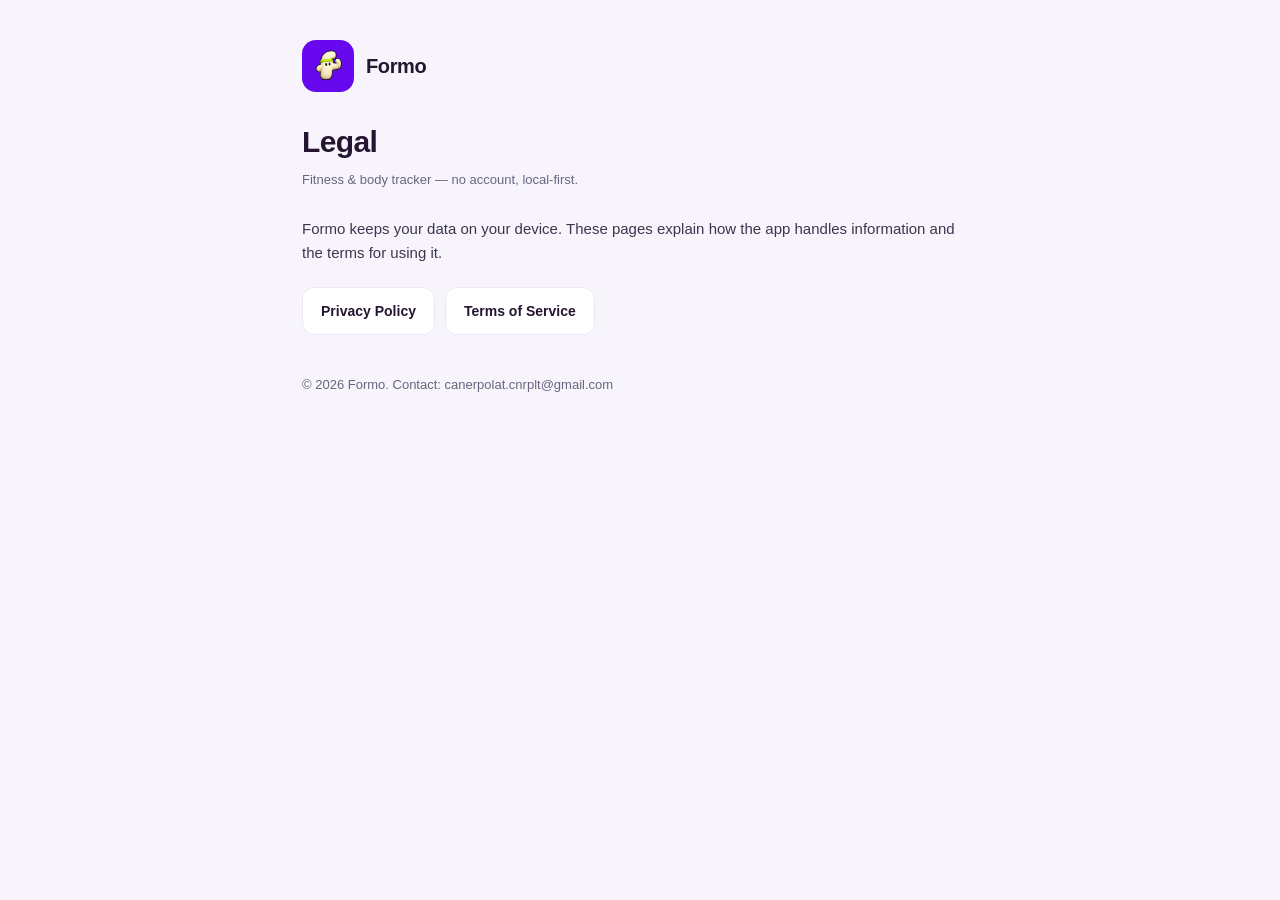
<file: index.html>
<!doctype html>
<html lang="en">
<head>
  <meta charset="utf-8" />
  <meta name="viewport" content="width=device-width, initial-scale=1" />
  <title>Formo — Legal</title>
  <meta name="description" content="Privacy Policy and Terms of Service for the Formo fitness and body tracking app." />
  <link rel="icon" type="image/png" href="formo-mascot.png" />
  <link rel="stylesheet" href="style.css?v=2" />
</head>
<body>
  <div class="wrap">
    <header>
      <div class="logo"><img src="formo-mascot.png" alt="Formo" width="40" height="40" /></div>
      <div class="brand">Formo</div>
    </header>
    <h1>Legal</h1>
    <p class="updated">Fitness &amp; body tracker — no account, local-first.</p>
    <p>Formo keeps your data on your device. These pages explain how the app handles
       information and the terms for using it.</p>
    <div class="nav">
      <a href="privacy.html">Privacy Policy</a>
      <a href="terms.html">Terms of Service</a>
    </div>
    <footer>© <span id="y"></span> Formo. Contact: canerpolat.cnrplt@gmail.com</footer>
  </div>
  <script>document.getElementById('y').textContent = new Date().getFullYear();</script>
</body>
</html>
</file>
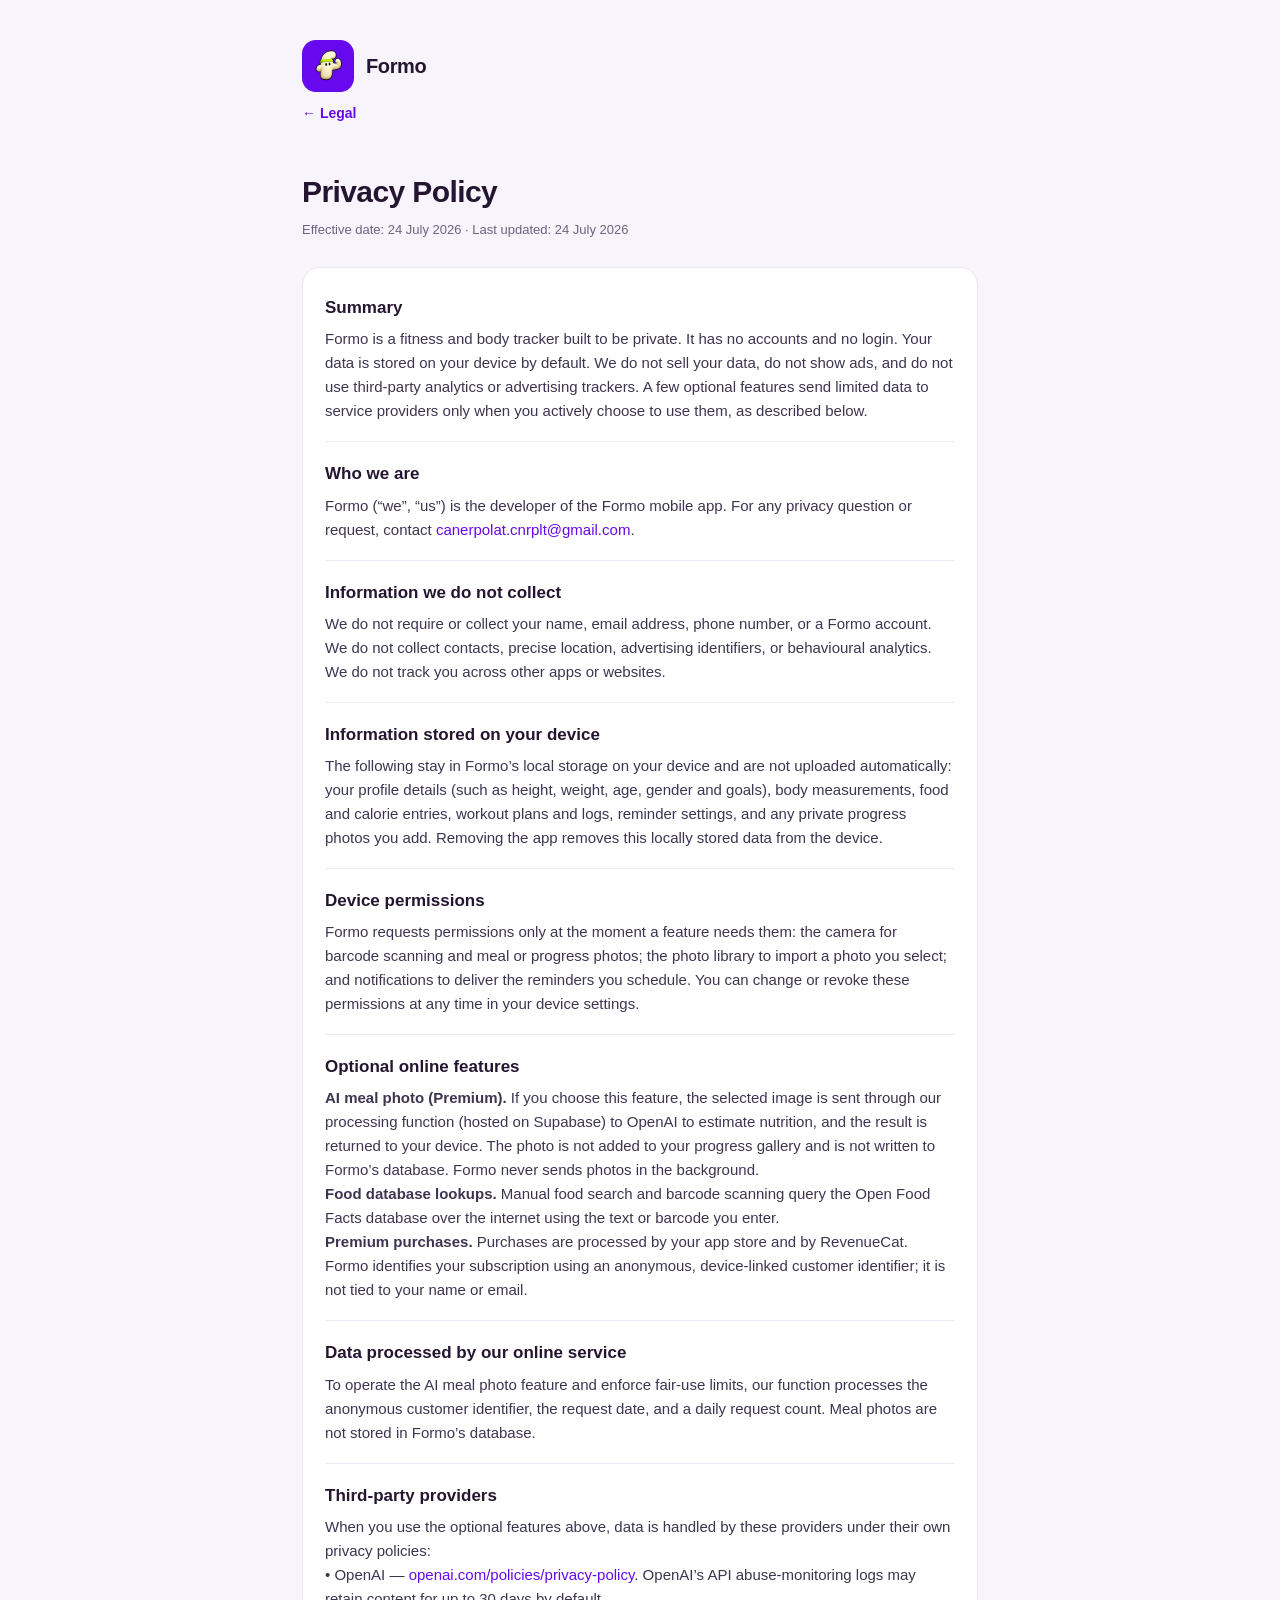
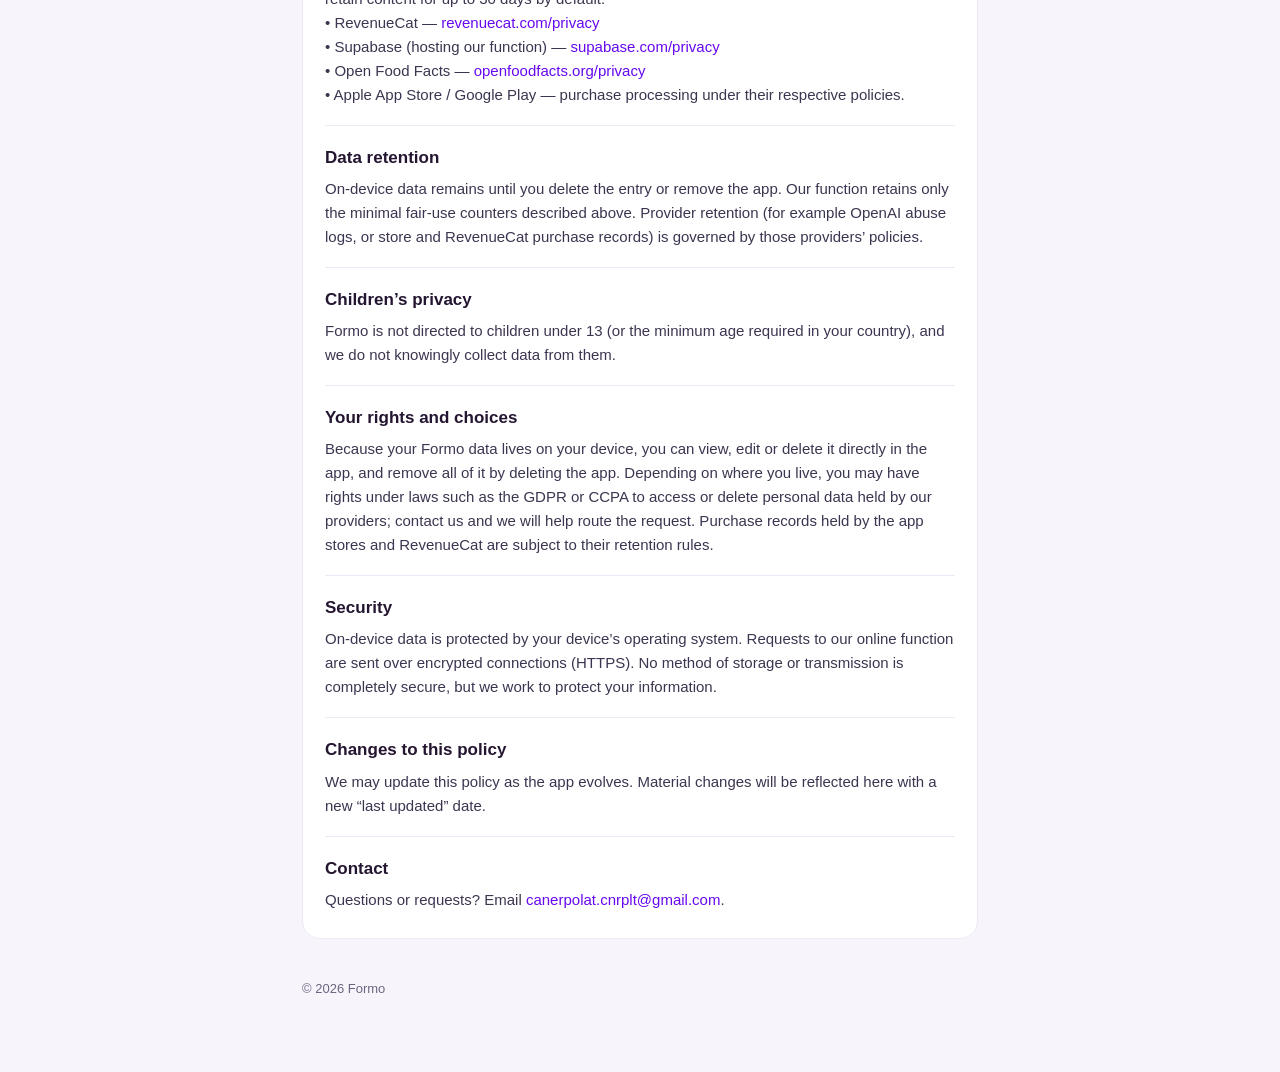
<file: privacy.html>
<!doctype html>
<html lang="en">
<head>
  <meta charset="utf-8" />
  <meta name="viewport" content="width=device-width, initial-scale=1" />
  <title>Privacy Policy — Formo</title>
  <meta name="description" content="How Formo, a local-first fitness tracker, handles your data." />
  <link rel="icon" type="image/png" href="formo-mascot.png" />
  <link rel="stylesheet" href="style.css?v=2" />
</head>
<body>
  <div class="wrap">
    <header>
      <div class="logo"><img src="formo-mascot.png" alt="Formo" width="40" height="40" /></div>
      <div class="brand">Formo</div>
    </header>
    <a class="back" href="index.html">← Legal</a>
    <h1>Privacy Policy</h1>
    <p class="updated">Effective date: 24 July 2026 · Last updated: 24 July 2026</p>

    <div class="card">
      <section>
        <h2>Summary</h2>
        <p>Formo is a fitness and body tracker built to be private. It has no accounts and no
           login. Your data is stored on your device by default. We do not sell your data, do not
           show ads, and do not use third-party analytics or advertising trackers. A few optional
           features send limited data to service providers only when you actively choose to use
           them, as described below.</p>
      </section>
      <section>
        <h2>Who we are</h2>
        <p>Formo (“we”, “us”) is the developer of the Formo mobile app. For any privacy question or
           request, contact <a href="mailto:canerpolat.cnrplt@gmail.com">canerpolat.cnrplt@gmail.com</a>.</p>
      </section>
      <section>
        <h2>Information we do not collect</h2>
        <p>We do not require or collect your name, email address, phone number, or a Formo account.
           We do not collect contacts, precise location, advertising identifiers, or behavioural
           analytics. We do not track you across other apps or websites.</p>
      </section>
      <section>
        <h2>Information stored on your device</h2>
        <p>The following stay in Formo’s local storage on your device and are not uploaded
           automatically: your profile details (such as height, weight, age, gender and goals),
           body measurements, food and calorie entries, workout plans and logs, reminder settings,
           and any private progress photos you add. Removing the app removes this locally stored
           data from the device.</p>
      </section>
      <section>
        <h2>Device permissions</h2>
        <p>Formo requests permissions only at the moment a feature needs them: the camera for
           barcode scanning and meal or progress photos; the photo library to import a photo you
           select; and notifications to deliver the reminders you schedule. You can change or revoke
           these permissions at any time in your device settings.</p>
      </section>
      <section>
        <h2>Optional online features</h2>
        <p><strong>AI meal photo (Premium).</strong> If you choose this feature, the selected image
           is sent through our processing function (hosted on Supabase) to OpenAI to estimate
           nutrition, and the result is returned to your device. The photo is not added to your
           progress gallery and is not written to Formo’s database. Formo never sends photos in the
           background.</p>
        <p><strong>Food database lookups.</strong> Manual food search and barcode scanning query the
           Open Food Facts database over the internet using the text or barcode you enter.</p>
        <p><strong>Premium purchases.</strong> Purchases are processed by your app store and by
           RevenueCat. Formo identifies your subscription using an anonymous, device-linked customer
           identifier; it is not tied to your name or email.</p>
      </section>
      <section>
        <h2>Data processed by our online service</h2>
        <p>To operate the AI meal photo feature and enforce fair-use limits, our function processes
           the anonymous customer identifier, the request date, and a daily request count. Meal
           photos are not stored in Formo’s database.</p>
      </section>
      <section>
        <h2>Third-party providers</h2>
        <p>When you use the optional features above, data is handled by these providers under their
           own privacy policies:</p>
        <p>• OpenAI — <a href="https://openai.com/policies/privacy-policy" target="_blank" rel="noopener">openai.com/policies/privacy-policy</a>. OpenAI’s API abuse-monitoring logs may retain content for up to 30 days by default.<br />
           • RevenueCat — <a href="https://www.revenuecat.com/privacy" target="_blank" rel="noopener">revenuecat.com/privacy</a><br />
           • Supabase (hosting our function) — <a href="https://supabase.com/privacy" target="_blank" rel="noopener">supabase.com/privacy</a><br />
           • Open Food Facts — <a href="https://world.openfoodfacts.org/privacy" target="_blank" rel="noopener">openfoodfacts.org/privacy</a><br />
           • Apple App Store / Google Play — purchase processing under their respective policies.</p>
      </section>
      <section>
        <h2>Data retention</h2>
        <p>On-device data remains until you delete the entry or remove the app. Our function retains
           only the minimal fair-use counters described above. Provider retention (for example
           OpenAI abuse logs, or store and RevenueCat purchase records) is governed by those
           providers’ policies.</p>
      </section>
      <section>
        <h2>Children’s privacy</h2>
        <p>Formo is not directed to children under 13 (or the minimum age required in your country),
           and we do not knowingly collect data from them.</p>
      </section>
      <section>
        <h2>Your rights and choices</h2>
        <p>Because your Formo data lives on your device, you can view, edit or delete it directly in
           the app, and remove all of it by deleting the app. Depending on where you live, you may
           have rights under laws such as the GDPR or CCPA to access or delete personal data held by
           our providers; contact us and we will help route the request. Purchase records held by
           the app stores and RevenueCat are subject to their retention rules.</p>
      </section>
      <section>
        <h2>Security</h2>
        <p>On-device data is protected by your device’s operating system. Requests to our online
           function are sent over encrypted connections (HTTPS). No method of storage or transmission
           is completely secure, but we work to protect your information.</p>
      </section>
      <section>
        <h2>Changes to this policy</h2>
        <p>We may update this policy as the app evolves. Material changes will be reflected here with
           a new “last updated” date.</p>
      </section>
      <section>
        <h2>Contact</h2>
        <p>Questions or requests? Email
           <a href="mailto:canerpolat.cnrplt@gmail.com">canerpolat.cnrplt@gmail.com</a>.</p>
      </section>
    </div>
    <footer>© <span id="y"></span> Formo</footer>
  </div>
  <script>document.getElementById('y').textContent = new Date().getFullYear();</script>
</body>
</html>
</file>
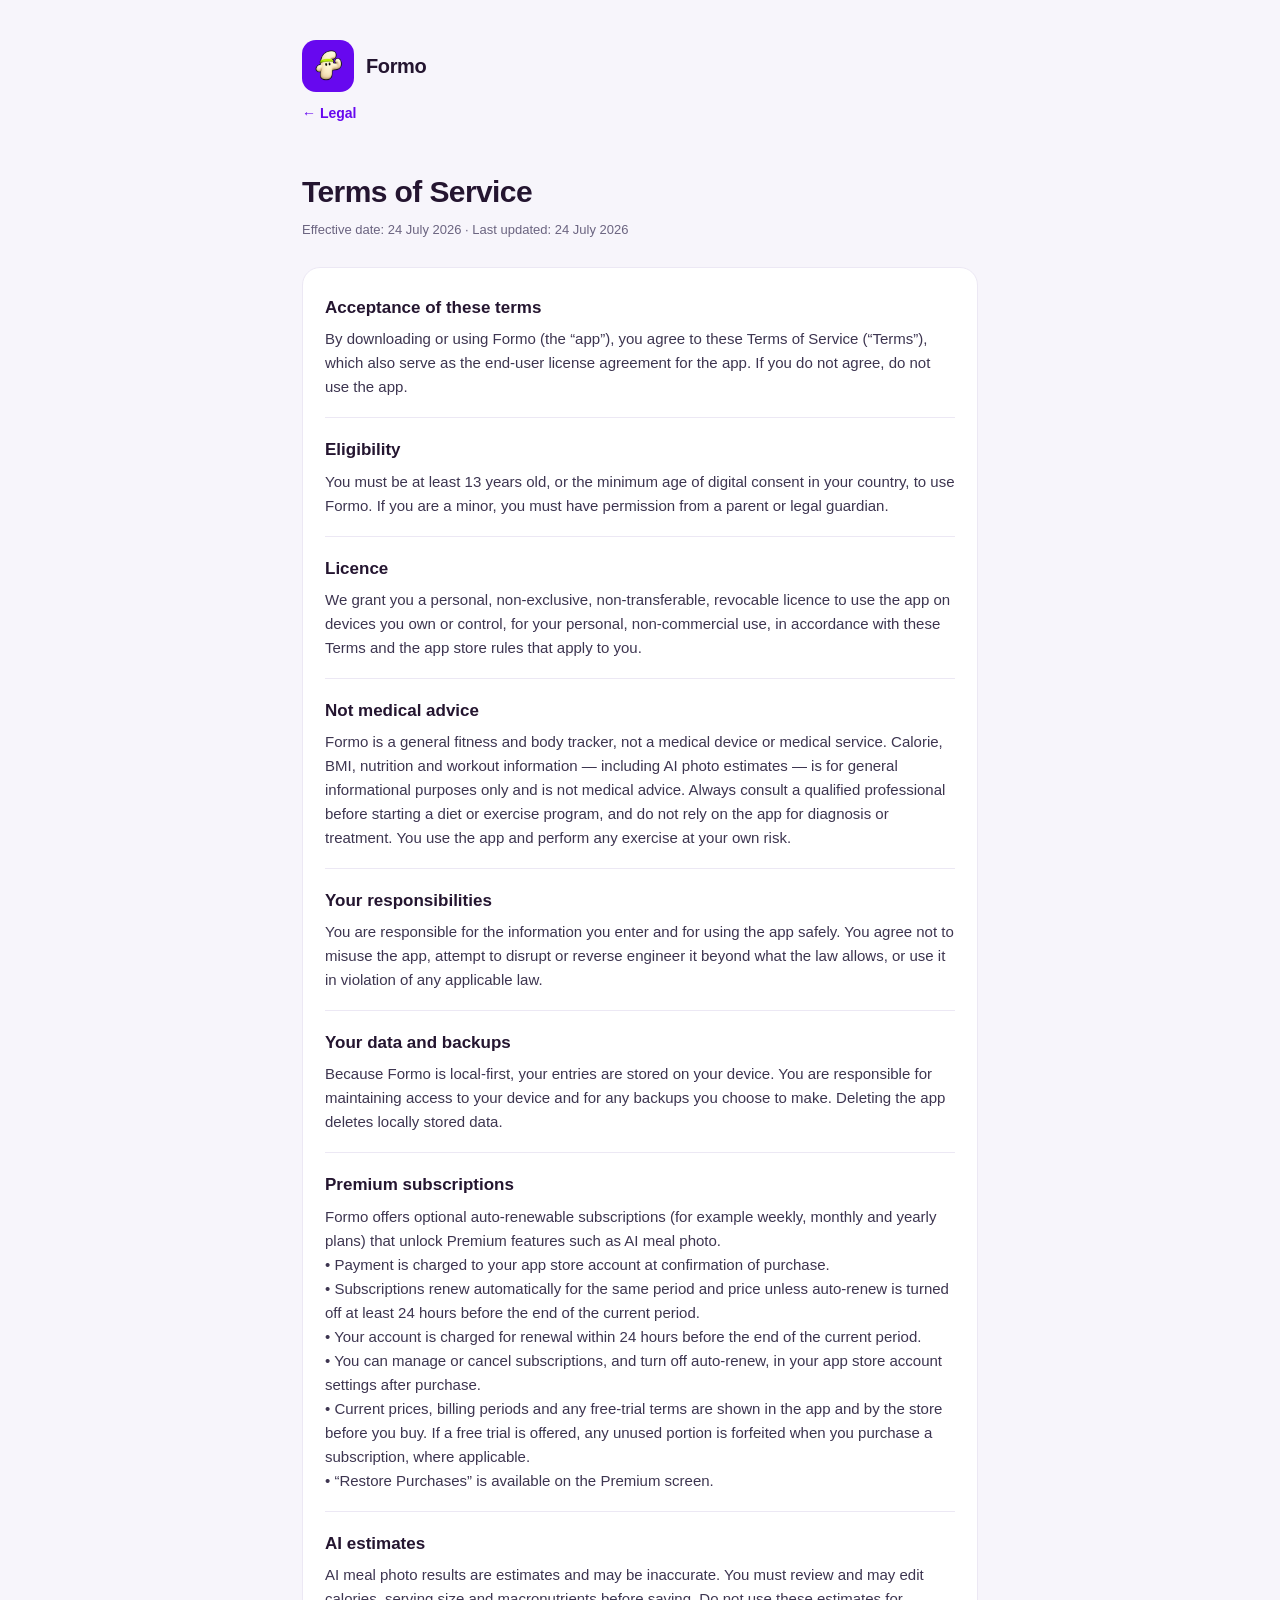
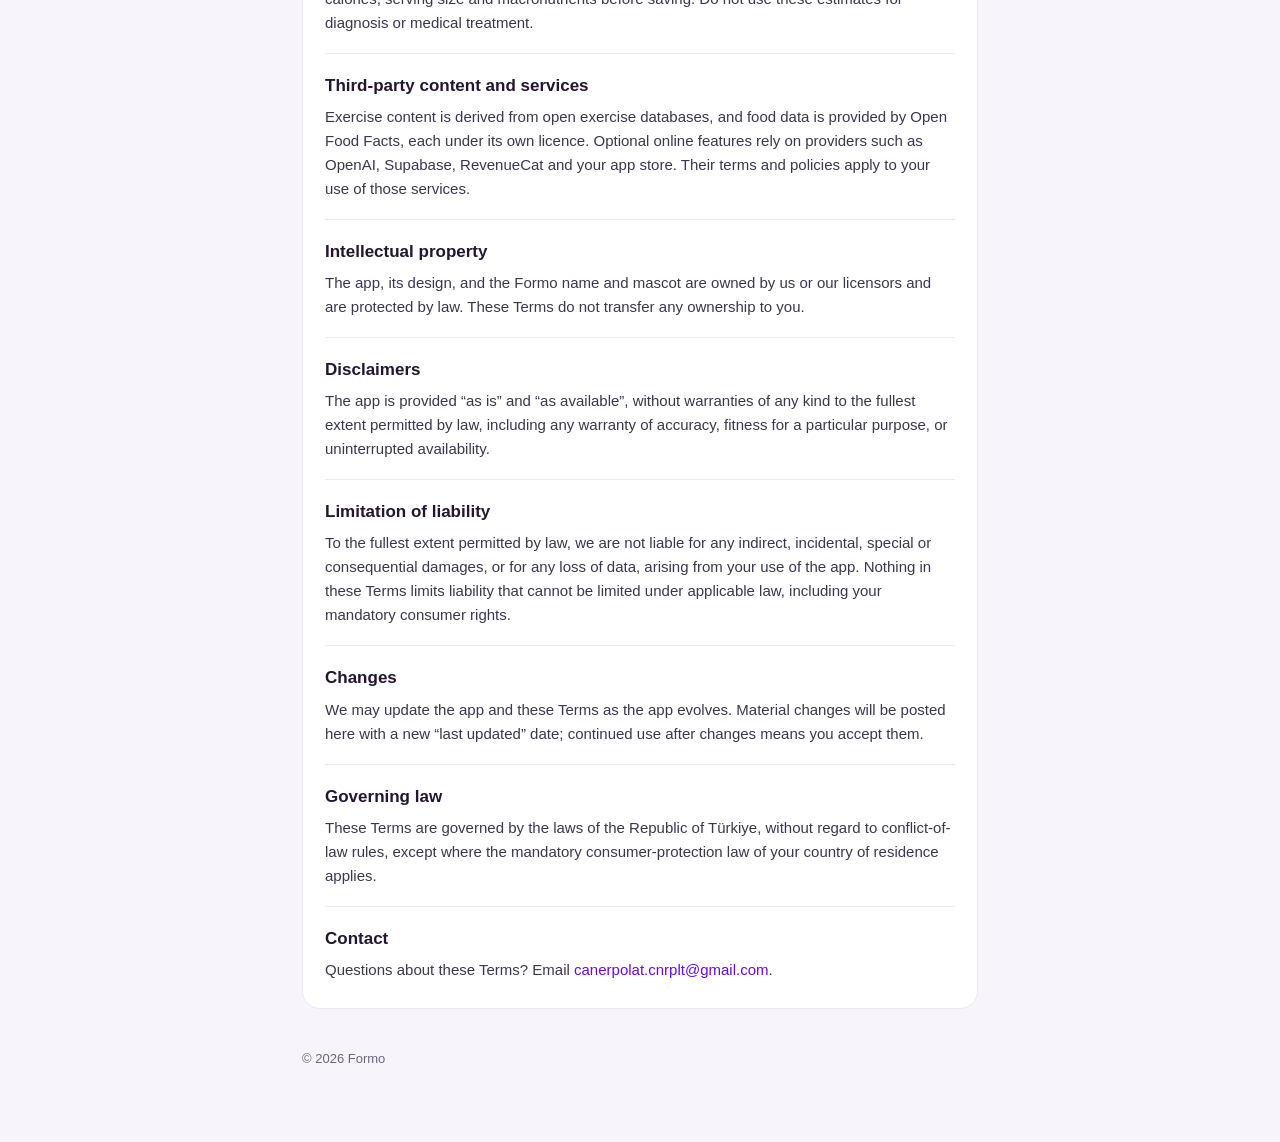
<file: terms.html>
<!doctype html>
<html lang="en">
<head>
  <meta charset="utf-8" />
  <meta name="viewport" content="width=device-width, initial-scale=1" />
  <title>Terms of Service — Formo</title>
  <meta name="description" content="Terms of Service and EULA for the Formo fitness and body tracking app." />
  <link rel="icon" type="image/png" href="formo-mascot.png" />
  <link rel="stylesheet" href="style.css?v=2" />
</head>
<body>
  <div class="wrap">
    <header>
      <div class="logo"><img src="formo-mascot.png" alt="Formo" width="40" height="40" /></div>
      <div class="brand">Formo</div>
    </header>
    <a class="back" href="index.html">← Legal</a>
    <h1>Terms of Service</h1>
    <p class="updated">Effective date: 24 July 2026 · Last updated: 24 July 2026</p>

    <div class="card">
      <section>
        <h2>Acceptance of these terms</h2>
        <p>By downloading or using Formo (the “app”), you agree to these Terms of Service (“Terms”),
           which also serve as the end-user license agreement for the app. If you do not agree, do
           not use the app.</p>
      </section>
      <section>
        <h2>Eligibility</h2>
        <p>You must be at least 13 years old, or the minimum age of digital consent in your country,
           to use Formo. If you are a minor, you must have permission from a parent or legal
           guardian.</p>
      </section>
      <section>
        <h2>Licence</h2>
        <p>We grant you a personal, non-exclusive, non-transferable, revocable licence to use the app
           on devices you own or control, for your personal, non-commercial use, in accordance with
           these Terms and the app store rules that apply to you.</p>
      </section>
      <section>
        <h2>Not medical advice</h2>
        <p>Formo is a general fitness and body tracker, not a medical device or medical service.
           Calorie, BMI, nutrition and workout information — including AI photo estimates — is for
           general informational purposes only and is not medical advice. Always consult a qualified
           professional before starting a diet or exercise program, and do not rely on the app for
           diagnosis or treatment. You use the app and perform any exercise at your own risk.</p>
      </section>
      <section>
        <h2>Your responsibilities</h2>
        <p>You are responsible for the information you enter and for using the app safely. You agree
           not to misuse the app, attempt to disrupt or reverse engineer it beyond what the law
           allows, or use it in violation of any applicable law.</p>
      </section>
      <section>
        <h2>Your data and backups</h2>
        <p>Because Formo is local-first, your entries are stored on your device. You are responsible
           for maintaining access to your device and for any backups you choose to make. Deleting
           the app deletes locally stored data.</p>
      </section>
      <section>
        <h2>Premium subscriptions</h2>
        <p>Formo offers optional auto-renewable subscriptions (for example weekly, monthly and
           yearly plans) that unlock Premium features such as AI meal photo.</p>
        <p>• Payment is charged to your app store account at confirmation of purchase.<br />
           • Subscriptions renew automatically for the same period and price unless auto-renew is
             turned off at least 24 hours before the end of the current period.<br />
           • Your account is charged for renewal within 24 hours before the end of the current
             period.<br />
           • You can manage or cancel subscriptions, and turn off auto-renew, in your app store
             account settings after purchase.<br />
           • Current prices, billing periods and any free-trial terms are shown in the app and by the
             store before you buy. If a free trial is offered, any unused portion is forfeited when
             you purchase a subscription, where applicable.<br />
           • “Restore Purchases” is available on the Premium screen.</p>
      </section>
      <section>
        <h2>AI estimates</h2>
        <p>AI meal photo results are estimates and may be inaccurate. You must review and may edit
           calories, serving size and macronutrients before saving. Do not use these estimates for
           diagnosis or medical treatment.</p>
      </section>
      <section>
        <h2>Third-party content and services</h2>
        <p>Exercise content is derived from open exercise databases, and food data is provided by
           Open Food Facts, each under its own licence. Optional online features rely on providers
           such as OpenAI, Supabase, RevenueCat and your app store. Their terms and policies apply to
           your use of those services.</p>
      </section>
      <section>
        <h2>Intellectual property</h2>
        <p>The app, its design, and the Formo name and mascot are owned by us or our licensors and
           are protected by law. These Terms do not transfer any ownership to you.</p>
      </section>
      <section>
        <h2>Disclaimers</h2>
        <p>The app is provided “as is” and “as available”, without warranties of any kind to the
           fullest extent permitted by law, including any warranty of accuracy, fitness for a
           particular purpose, or uninterrupted availability.</p>
      </section>
      <section>
        <h2>Limitation of liability</h2>
        <p>To the fullest extent permitted by law, we are not liable for any indirect, incidental,
           special or consequential damages, or for any loss of data, arising from your use of the
           app. Nothing in these Terms limits liability that cannot be limited under applicable law,
           including your mandatory consumer rights.</p>
      </section>
      <section>
        <h2>Changes</h2>
        <p>We may update the app and these Terms as the app evolves. Material changes will be posted
           here with a new “last updated” date; continued use after changes means you accept them.</p>
      </section>
      <section>
        <h2>Governing law</h2>
        <p>These Terms are governed by the laws of the Republic of Türkiye, without regard to
           conflict-of-law rules, except where the mandatory consumer-protection law of your country
           of residence applies.</p>
      </section>
      <section>
        <h2>Contact</h2>
        <p>Questions about these Terms? Email
           <a href="mailto:canerpolat.cnrplt@gmail.com">canerpolat.cnrplt@gmail.com</a>.</p>
      </section>
    </div>
    <footer>© <span id="y"></span> Formo</footer>
  </div>
  <script>document.getElementById('y').textContent = new Date().getFullYear();</script>
</body>
</html>
</file>
<file: style.css>
:root {
  --bg: #f7f5fb;
  --card: #ffffff;
  --ink: #241530;
  --ink-muted: #6b6480;
  --accent: #6708ef;
  --border: #ece8f4;
}
* { box-sizing: border-box; }
html { -webkit-text-size-adjust: 100%; }
body {
  margin: 0;
  font-family: -apple-system, BlinkMacSystemFont, "Segoe UI", Roboto, Helvetica, Arial, sans-serif;
  background: var(--bg);
  color: var(--ink);
  line-height: 1.6;
  -webkit-font-smoothing: antialiased;
}
.wrap { max-width: 720px; margin: 0 auto; padding: 40px 22px 72px; }
header { display: flex; align-items: center; gap: 12px; margin-bottom: 8px; }
.logo {
  width: 52px; height: 52px; border-radius: 14px;
  background: var(--accent);
  display: flex; align-items: center; justify-content: center;
}
.logo img { width: 40px; height: 40px; object-fit: contain; display: block; }
.list-note { color: var(--ink-muted); font-size: 13px; margin: 26px 0 0; }
.brand { font-weight: 800; font-size: 20px; letter-spacing: -0.4px; }
h1 { font-size: 30px; letter-spacing: -0.6px; margin: 26px 0 4px; }
.updated { color: var(--ink-muted); font-size: 13px; margin: 0 0 26px; }
.card {
  background: var(--card); border: 1px solid var(--border);
  border-radius: 18px; padding: 8px 22px; margin-bottom: 18px;
}
section { padding: 18px 0; border-top: 1px solid var(--border); }
section:first-child { border-top: none; }
h2 { font-size: 17px; margin: 0 0 6px; }
p { margin: 0; color: #3d3550; font-size: 15px; }
a { color: var(--accent); text-decoration: none; }
a:hover { text-decoration: underline; }
.nav { display: flex; gap: 10px; margin: 22px 0 0; flex-wrap: wrap; }
.nav a {
  display: inline-block; padding: 12px 18px; border-radius: 12px;
  background: var(--card); border: 1px solid var(--border);
  font-weight: 700; font-size: 14px; color: var(--ink);
}
.nav a:hover { border-color: var(--accent); text-decoration: none; }
.back { display: inline-block; margin-bottom: 18px; font-weight: 600; font-size: 14px; }
footer { margin-top: 40px; color: var(--ink-muted); font-size: 13px; }
@media (prefers-color-scheme: dark) {
  :root { --bg: #140d1c; --card: #1e1528; --ink: #f4f1f8; --ink-muted: #a49cba; --border: #2c2338; }
  p { color: #cfc7de; }
  .nav a { color: var(--ink); }
}
</file>
